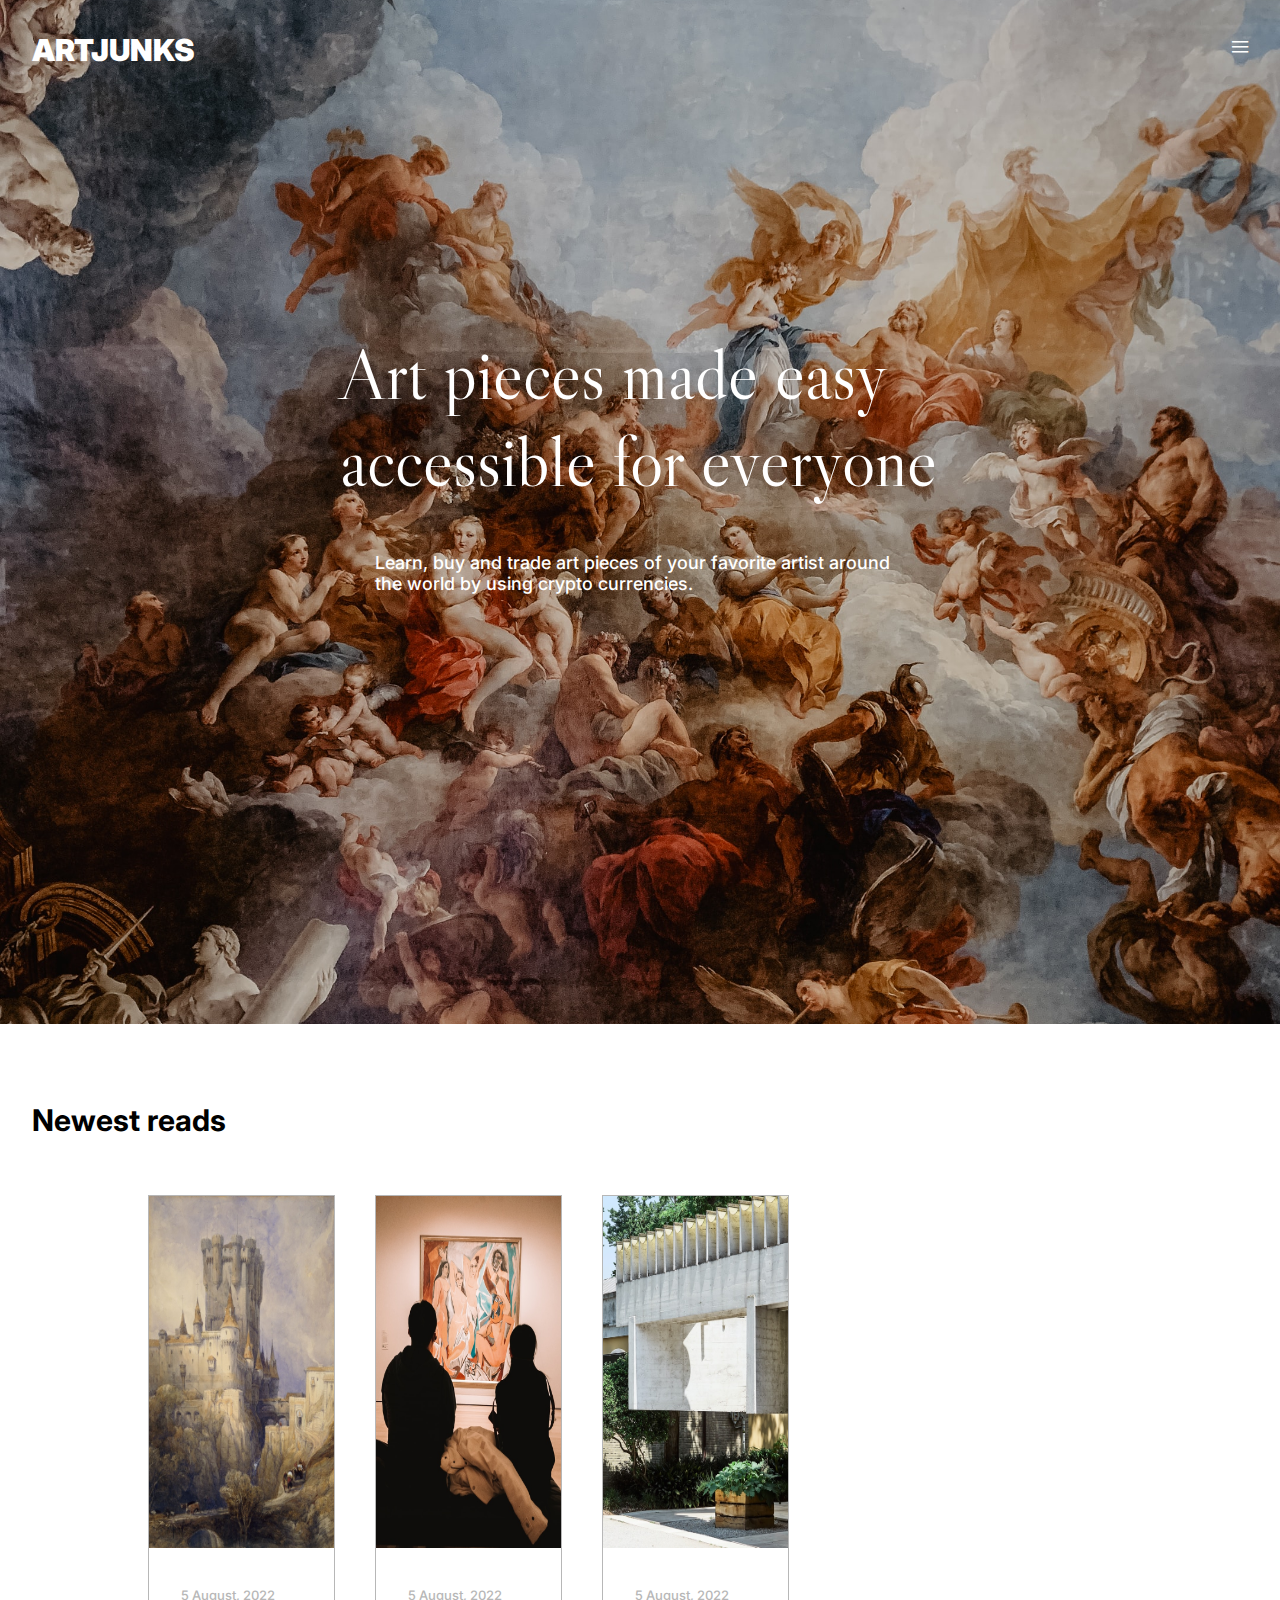
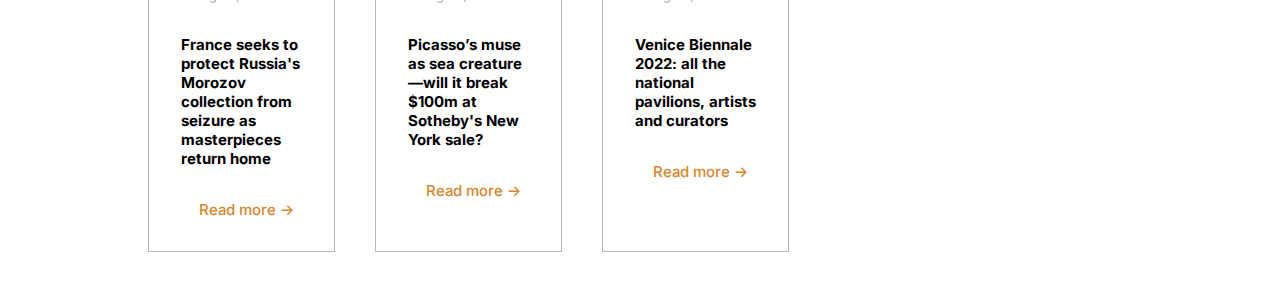
<file: src/index.html>
<!DOCTYPE html>
<html lang="en">

<head>
    <meta charset="UTF-8">
    <meta name="viewport" content="width=device-width, initial-scale=1.0">
    <link rel="stylesheet" href="styles.css">
    <link rel="preconnect" href="https://fonts.googleapis.com">
    <link rel="preconnect" href="https://fonts.gstatic.com" crossorigin>
    <link href="https://fonts.googleapis.com/css2?family=Inter:wght@500&family=Libre+Caslon+Display&display=swap"
        rel="stylesheet">
    <title>Project-3</title>
</head>

<body>
    <div id="header">
        <div id="header-line">
            <div id="company-name">ARTJUNKS</div>
            <div id="menu">
                <div class="bar">__</div>
                <div class="bar">__</div>
                <div class="bar">__</div>
            </div>
        </div>
        <div id="header-tag">
            <h1>Art pieces made easy accessible for everyone</h1>
        </div>
        <div id="header-content">
            Learn, buy and trade art pieces of your favorite artist around the world by using crypto currencies.
        </div>
    </div>
    <h2 style="margin-top: 78px; margin-left: 32px;">Newest reads</h2>
    <div id="content">
        <div class="card">
            <div class="card-img">
                <img src="images/img_1.png" alt="" height="352px" width="100%">
            </div>
            <div class="card-date">
                5 August, 2022
            </div>
            <div class="card-heading">
                France seeks to protect Russia's Morozov collection from seizure as masterpieces return home
            </div>
            <div class="card-readmore">
                <a href="#">Read more -></a>
            </div>
        </div>
        <div class="card">
            <div class="card-img">
                <img src="images/img_2.jpg" alt="" height="352px" width="100%">
            </div>
            <div class="card-date">
                5 August, 2022
            </div>
            <div class="card-heading">
                Picasso’s muse as sea creature—will it break $100m at Sotheby's New York sale?            </div>
            <div class="card-readmore">
                <a href="#">Read more -></a>
            </div>
        </div>
        <div class="card">
            <div class="card-img">
                <img src="images/img_3.jpg" alt="" height="352px" width="100%">
            </div>
            <div class="card-date">
                5 August, 2022
            </div>
            <div class="card-heading">
                Venice Biennale 2022: all the national pavilions, artists and curators            </div>
            <div class="card-readmore">
                <a href="#">Read more -></a>
            </div>
        </div>
    </div>


</body>

</html>
</file>
<file: src/styles.css>
html {
    font-size: 18px;
}

body {
    padding: 0;
    margin: 0;
    font-family: "Inter";
    font-size: 1rem;
}

a {
    text-decoration: none;
    color: #D9852C;
}


h1 {
    color: #FFF;
    font-family: "Libre Caslon Display";
    font-size: 50px;
    font-style: normal;
    font-weight: 400;
    line-height: normal;
}

h2 {
    color: #000;
    font-size: 24px;
    font-style: normal;
    font-weight: 700;
    line-height: normal;
}

#header {
    background-image: url("images/background.png");
    background-size: cover;
    /* opacity: 50%; */
    height: 1024px;
    background-position: center;
}

#header-line {
    display: flex;
    justify-content: space-between;

}

#company-name {
    color: #FFF;
    font-family: Inter;
    font-size: 30.4px;
    font-style: normal;
    font-weight: 900;
    line-height: normal;
    margin-left: 32px;
    margin-top: 32px;
}

#menu {
    flex-direction: column;
    line-height: 5px;
    margin-right: 32px;
    margin-top: 32px;
    color: #FFF;
    font-family: Inter;
}



#header-tag {
    width: 314px;
    margin-top: 263px;
    margin-left: auto;
    margin-right: auto;
    margin-bottom: 0px;
}

#header-content {
    color: #FFF;
    font-size: 18px;
    font-weight: 500;
    width: 314px;
    margin-top: 32px;
    margin-left: auto;
    margin-right: auto;
    margin-bottom: 0px;
}

.card {
    border: #B7B7B7 1px solid;
    margin: 32px auto;
    width: 311px;
}

.card-img {
    margin: 0;
}

.card-date {
    color: #B7B7B7;
    font-size: 13px;
    font-weight: 500;
    margin-top: 35px;
    margin-left: 32px;
}

.card-heading {
    color: #000;
    font-size: 20px;
    font-weight: 700;
    margin: 32px 32px;
}

.card-readmore {
    color: #D9852C;
    font-size: 15px;
    font-weight: 500;
    margin-left: 183px;
    margin-right: 32px;
    margin-top: 32px;
    margin-bottom: 32px;
}

@media screen and (min-width:744px) {
    h1 {
        font-size: 70px;
    }

    h2 {
        font-size: 30px;
    }

    #header-tag {
        width: 600px;
    }

    #header-content {
        width: 530px;
    }

    #content{
        display: flex;
        flex-direction: row;
        margin-left: auto;
        margin-right: auto;
        max-width: 80%;
        /* justify-content: space-evenly; */
        /* flex-wrap: nowrap; */
    }

    .card {
        border: #B7B7B7 1px solid;
        margin: 32px 20px;
        width: 185px;
    }
    
    .card-heading{
        font-size: 15px;
    }

    .card-readmore{
        margin-left: 50px;
        margin-bottom: 32px;
    }
}

@media screen and (min-width:1440px) {
    h1 {
        font-size: 80px;
    }

    h2 {
        font-size: 40px;
    }

    #header-tag {
        width: 748px;
        margin-left: 72px;
    }

}
</file>
